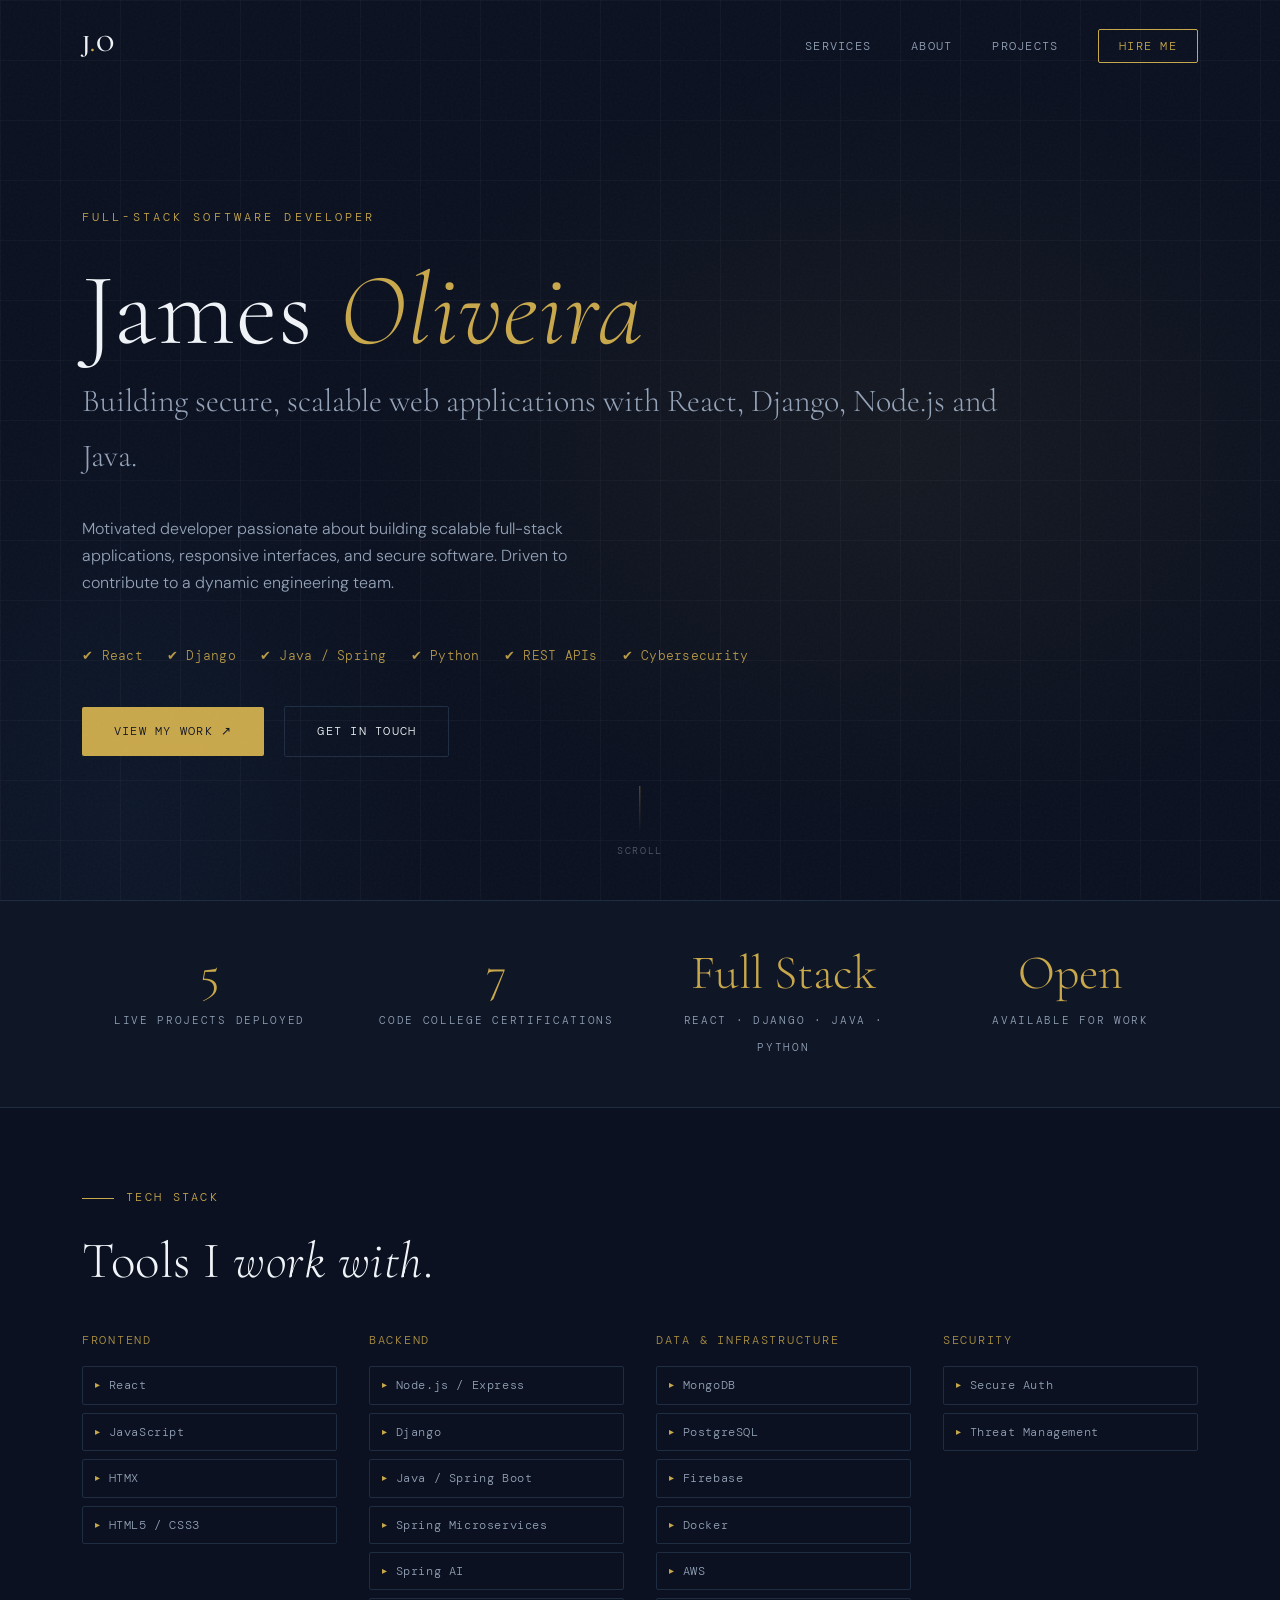
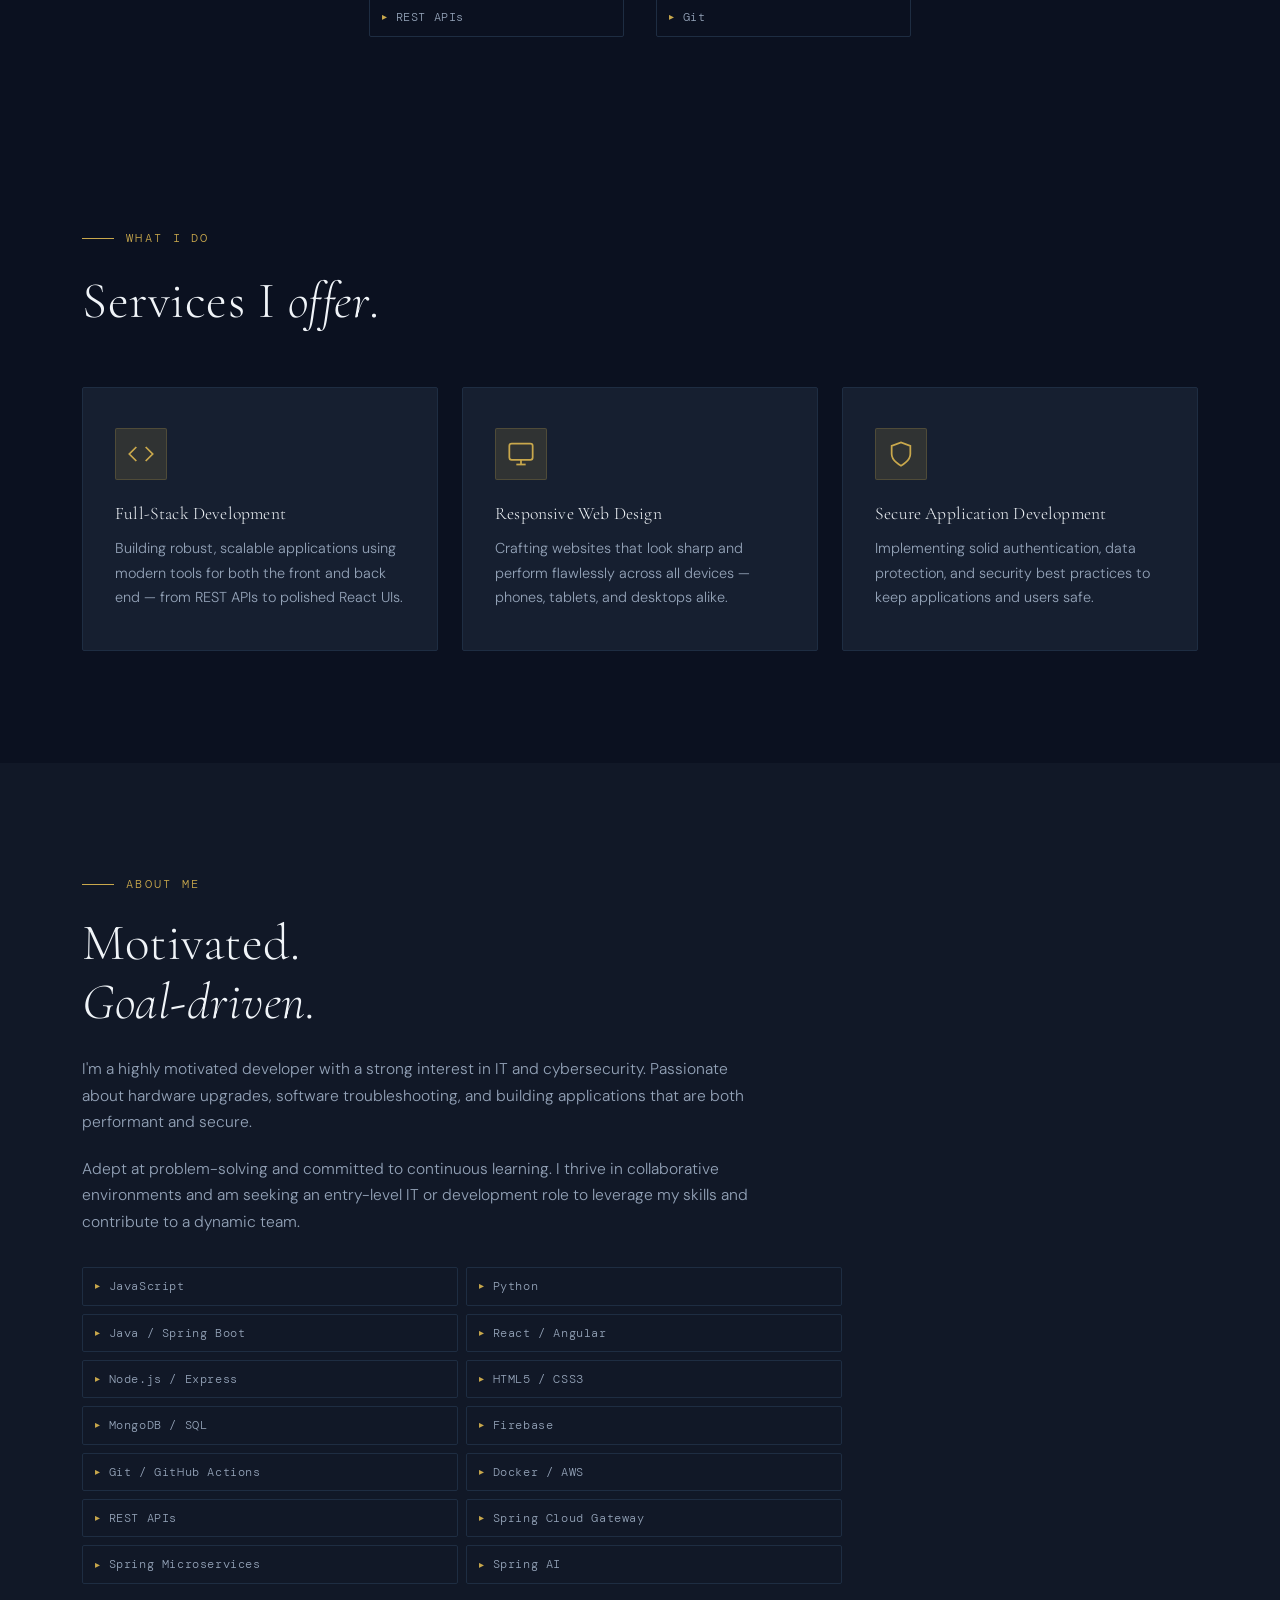
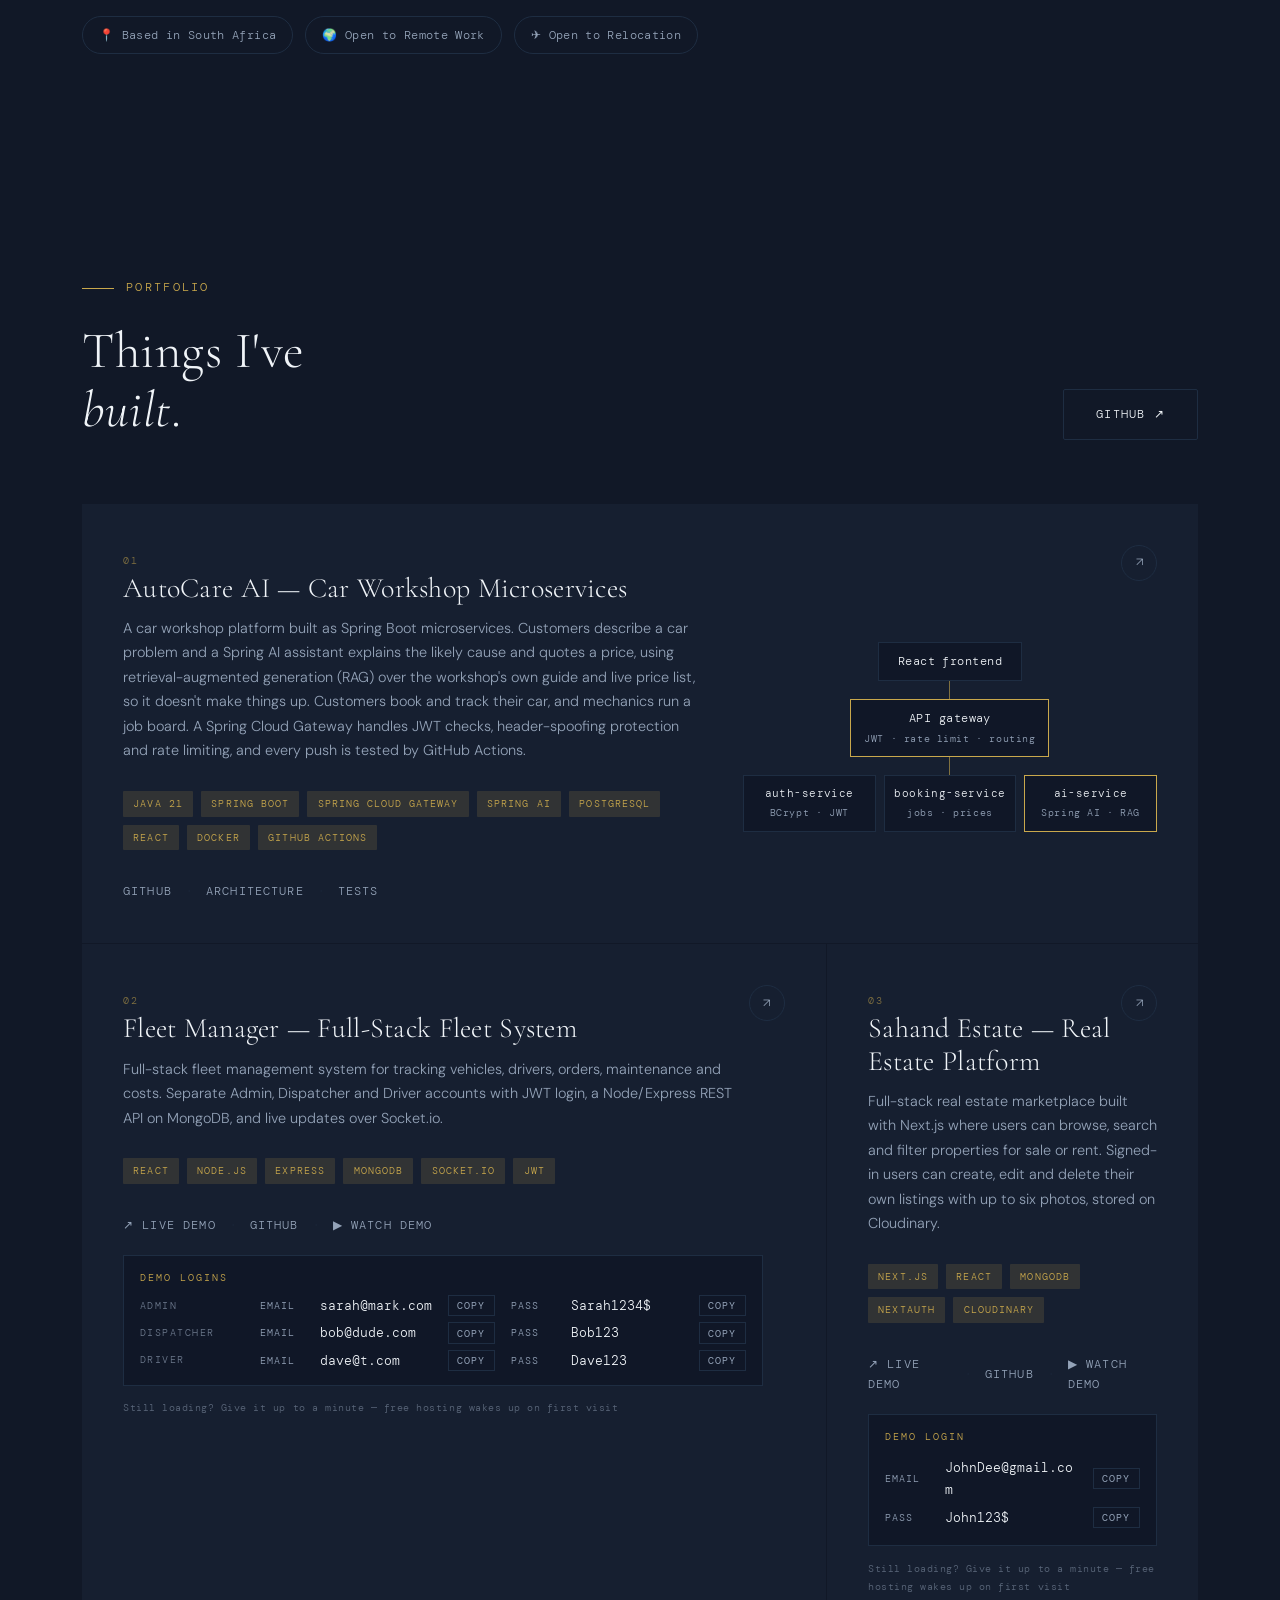
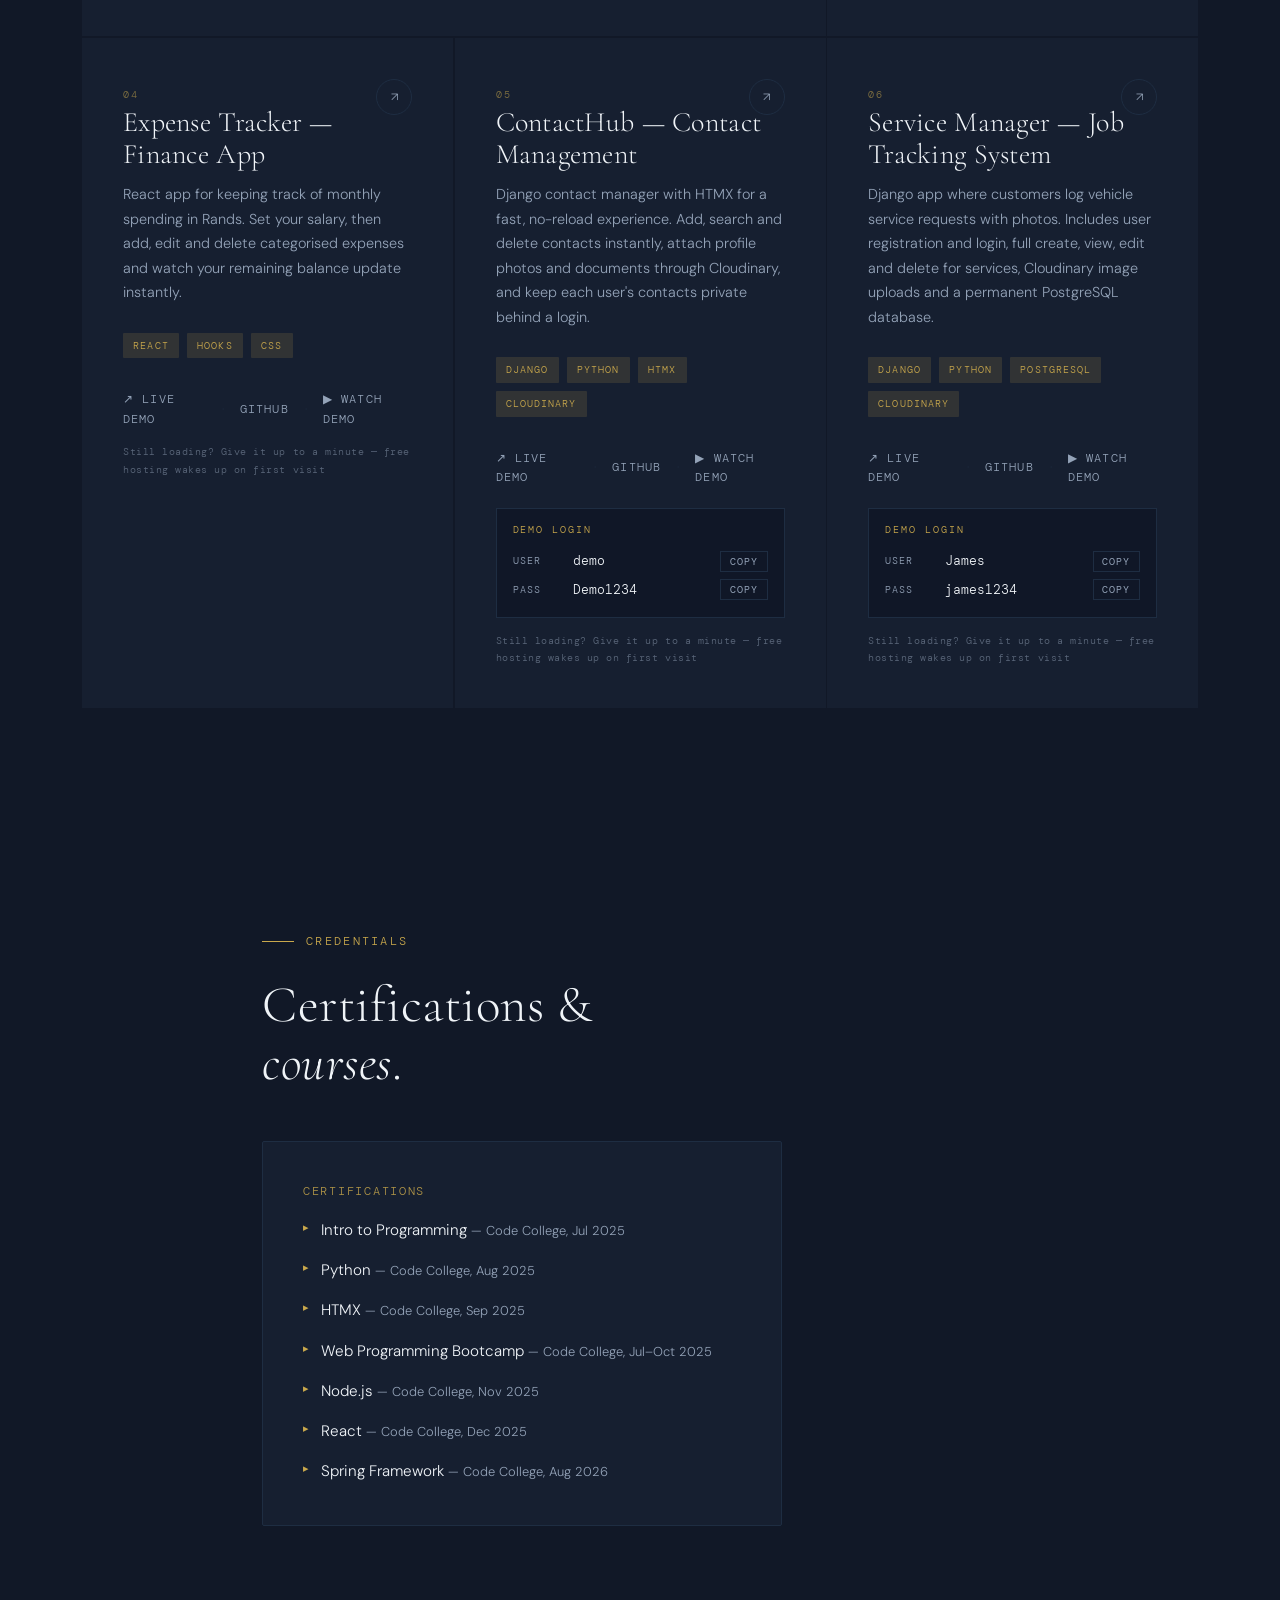
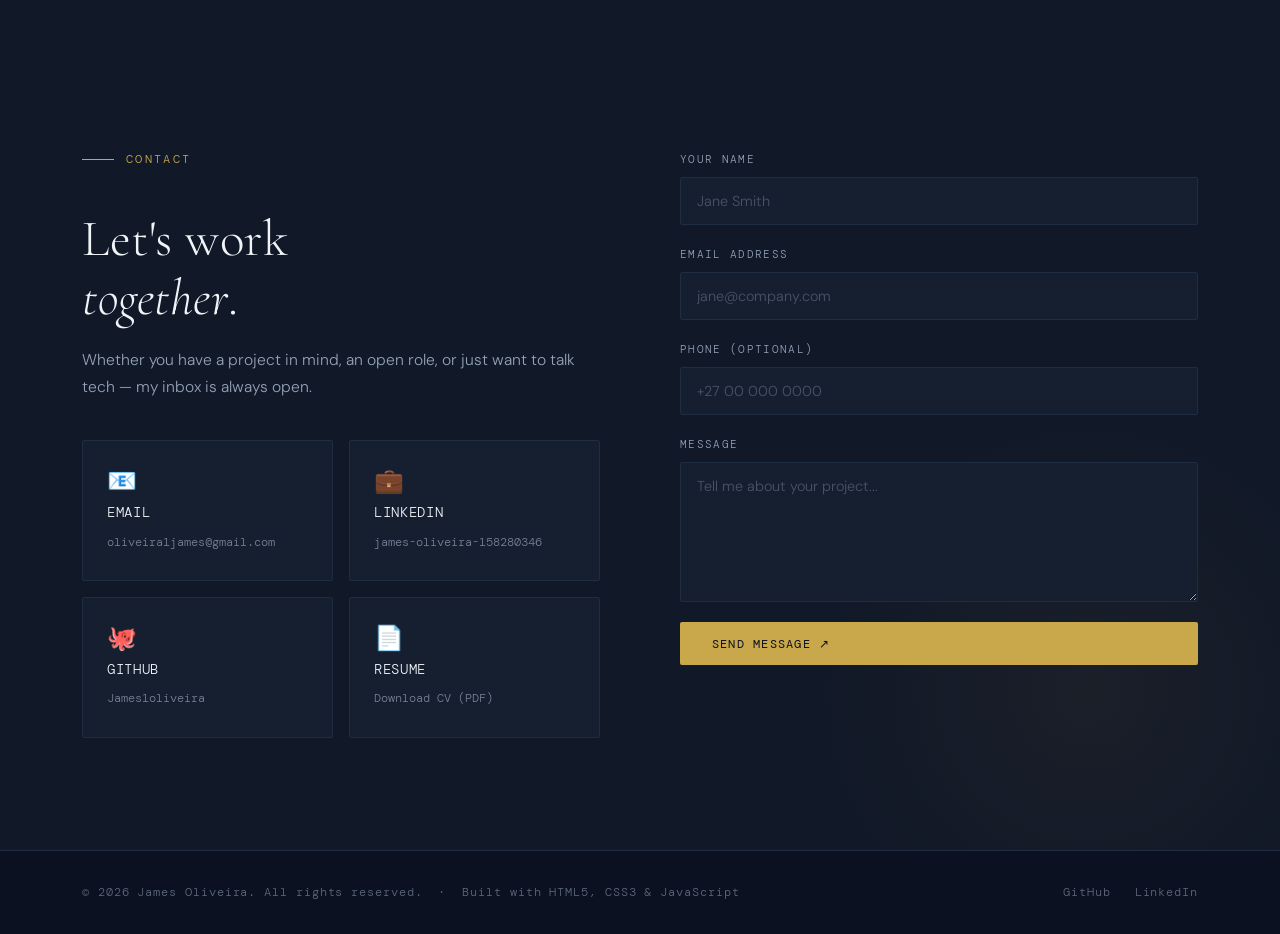
<file: index.html>
<!DOCTYPE html>
<html lang="en">
<head>
  <meta charset="UTF-8" />
  <meta name="viewport" content="width=device-width, initial-scale=1.0" />
  <title>James Oliveira — Software Developer</title>
  <link rel="stylesheet" href="style.css" />
</head>
<body>

  <!-- ══════════════════════════════════
       NAVIGATION
  ══════════════════════════════════ -->
  <nav id="navbar">
    <div class="container">
      <div class="nav-inner">
        <a href="#hero" class="nav-logo">J<span>.</span>O</a>
        <ul class="nav-links">
          <li><a href="#services">Services</a></li>
          <li><a href="#about">About</a></li>
          <li><a href="#projects">Projects</a></li>
          <li><a href="#contact" class="nav-cta">Hire Me</a></li>
        </ul>
      </div>
    </div>
  </nav>

  <!-- ══════════════════════════════════
       HERO
  ══════════════════════════════════ -->
  <section id="hero">
    <div class="hero-bg"></div>
    <div class="hero-grid-lines"></div>
    <div class="container">
      <div class="hero-content">
        <p class="hero-eyebrow">Full-Stack Software Developer</p>
        <h1 class="hero-title">James <em>Oliveira</em></h1>
        <p class="hero-subtitle">Building secure, scalable web applications with React, Django, Node.js and Java.</p>
        <p class="hero-desc">
          Motivated developer passionate about building scalable full-stack
          applications, responsive interfaces, and secure software. Driven to
          contribute to a dynamic engineering team.
        </p>
        <div class="hero-tech-row reveal reveal-delay-1">
          <span class="hero-tech-item">✔ React</span>
          <span class="hero-tech-item">✔ Django</span>
          <span class="hero-tech-item">✔ Java / Spring</span>
          <span class="hero-tech-item">✔ Python</span>
          <span class="hero-tech-item">✔ REST APIs</span>
          <span class="hero-tech-item">✔ Cybersecurity</span>
        </div>
        <div class="hero-actions">
          <a href="#projects" class="btn btn-primary">View My Work ↗</a>
          <a href="#contact" class="btn btn-outline">Get In Touch</a>
        </div>
      </div>
    </div>
    <div class="hero-scroll">
      <div class="scroll-line"></div>
      <span>Scroll</span>
    </div>
  </section>

  <!-- ══════════════════════════════════
       STATS STRIP
  ══════════════════════════════════ -->
  <div class="stats-strip">
    <div class="container">
      <div class="stats-grid">
        <div class="reveal">
          <span class="stat-number">5</span>
          <span class="stat-label">Live Projects Deployed</span>
        </div>
        <div class="reveal reveal-delay-1">
          <span class="stat-number">7</span>
          <span class="stat-label">Code College Certifications</span>
        </div>
        <div class="reveal reveal-delay-2">
          <span class="stat-number">Full&nbsp;Stack</span>
          <span class="stat-label">React · Django · Java · Python</span>
        </div>
        <div class="reveal reveal-delay-3">
          <span class="stat-number">Open</span>
          <span class="stat-label">Available for Work</span>
        </div>
      </div>
    </div>
  </div>

  <!-- ══════════════════════════════════
       TECH STACK
  ══════════════════════════════════ -->
  <section id="stack" style="padding-top: 5rem; padding-bottom: 5rem;">
    <div class="container">
      <p class="section-label reveal">Tech Stack</p>
      <h2 class="reveal reveal-delay-1" style="margin-bottom:2.5rem;">Tools I <em>work with</em>.</h2>
      <div class="stack-groups">
        <div class="stack-group reveal">
          <p class="stack-group-label">Frontend</p>
          <div class="skills-grid">
            <span class="skill-tag">React</span>
            <span class="skill-tag">JavaScript</span>
            <span class="skill-tag">HTMX</span>
            <span class="skill-tag">HTML5 / CSS3</span>
          </div>
        </div>
        <div class="stack-group reveal reveal-delay-1">
          <p class="stack-group-label">Backend</p>
          <div class="skills-grid">
            <span class="skill-tag">Node.js / Express</span>
            <span class="skill-tag">Django</span>
            <span class="skill-tag">Java / Spring Boot</span>
            <span class="skill-tag">Spring Microservices</span>
            <span class="skill-tag">Spring AI</span>
            <span class="skill-tag">REST APIs</span>
          </div>
        </div>
        <div class="stack-group reveal reveal-delay-2">
          <p class="stack-group-label">Data &amp; Infrastructure</p>
          <div class="skills-grid">
            <span class="skill-tag">MongoDB</span>
            <span class="skill-tag">PostgreSQL</span>
            <span class="skill-tag">Firebase</span>
            <span class="skill-tag">Docker</span>
            <span class="skill-tag">AWS</span>
            <span class="skill-tag">Git</span>
          </div>
        </div>
        <div class="stack-group reveal reveal-delay-3">
          <p class="stack-group-label">Security</p>
          <div class="skills-grid">
            <span class="skill-tag">Secure Auth</span>
            <span class="skill-tag">Threat Management</span>
          </div>
        </div>
      </div>
    </div>
  </section>

  <!-- ══════════════════════════════════
       SERVICES
  ══════════════════════════════════ -->
  <section id="services">
    <div class="container">
      <p class="section-label reveal">What I Do</p>
      <h2 class="reveal reveal-delay-1" style="margin-bottom:3.5rem;">Services I <em>offer</em>.</h2>
      <div class="services-grid">

        <div class="service-card reveal">
          <div class="service-icon">
            <svg width="28" height="28" viewBox="0 0 24 24" fill="none" stroke="currentColor" stroke-width="1.5">
              <polyline points="16 18 22 12 16 6"/><polyline points="8 6 2 12 8 18"/>
            </svg>
          </div>
          <h3>Full-Stack Development</h3>
          <p>Building robust, scalable applications using modern tools for both the front and back end — from REST APIs to polished React UIs.</p>
        </div>

        <div class="service-card reveal reveal-delay-1">
          <div class="service-icon">
            <svg width="28" height="28" viewBox="0 0 24 24" fill="none" stroke="currentColor" stroke-width="1.5">
              <rect x="2" y="3" width="20" height="14" rx="2"/><line x1="8" y1="21" x2="16" y2="21"/><line x1="12" y1="17" x2="12" y2="21"/>
            </svg>
          </div>
          <h3>Responsive Web Design</h3>
          <p>Crafting websites that look sharp and perform flawlessly across all devices — phones, tablets, and desktops alike.</p>
        </div>

        <div class="service-card reveal reveal-delay-2">
          <div class="service-icon">
            <svg width="28" height="28" viewBox="0 0 24 24" fill="none" stroke="currentColor" stroke-width="1.5">
              <path d="M12 22s8-4 8-10V5l-8-3-8 3v7c0 6 8 10 8 10z"/>
            </svg>
          </div>
          <h3>Secure Application Development</h3>
          <p>Implementing solid authentication, data protection, and security best practices to keep applications and users safe.</p>
        </div>

      </div>
    </div>
  </section>

  <!-- ══════════════════════════════════
       ABOUT
  ══════════════════════════════════ -->
  <section id="about" style="background: var(--navy-mid);">
    <div class="container">
      <div class="about-grid no-photo">

        <!-- Headshot hidden until a photo is added:
        <div class="about-image-wrap reveal">
          <img src="headshot.jpg" alt="James Oliveira">
          <div class="about-frame"></div>
        </div>
        -->

        <div class="about-text">
          <p class="section-label">About Me</p>
          <h2 class="reveal">Motivated.<br><em>Goal-driven.</em></h2>
          <p class="reveal reveal-delay-1">
            I'm a highly motivated developer with a strong interest in IT and cybersecurity.
            Passionate about hardware upgrades, software troubleshooting, and building
            applications that are both performant and secure.
          </p>
          <p class="reveal reveal-delay-2">
            Adept at problem-solving and committed to continuous learning. I thrive in collaborative
            environments and am seeking an entry-level IT or development role to leverage
            my skills and contribute to a dynamic team.
          </p>

          <div class="skills-grid reveal reveal-delay-3">
            <span class="skill-tag">JavaScript</span>
            <span class="skill-tag">Python</span>
            <span class="skill-tag">Java / Spring Boot</span>
            <span class="skill-tag">React / Angular</span>
            <span class="skill-tag">Node.js / Express</span>
            <span class="skill-tag">HTML5 / CSS3</span>
            <span class="skill-tag">MongoDB / SQL</span>
            <span class="skill-tag">Firebase</span>
            <span class="skill-tag">Git / GitHub Actions</span>
            <span class="skill-tag">Docker / AWS</span>
            <span class="skill-tag">REST APIs</span>
            <span class="skill-tag">Spring Cloud Gateway</span>
            <span class="skill-tag">Spring Microservices</span>
            <span class="skill-tag">Spring AI</span>
          </div>

          <div class="badge-row reveal reveal-delay-3">
            <span class="badge-pill">📍 Based in South Africa</span>
            <span class="badge-pill">🌍 Open to Remote Work</span>
            <span class="badge-pill">✈ Open to Relocation</span>
          </div>
        </div>

      </div>
    </div>
  </section>

  <!-- ══════════════════════════════════
       PROJECTS
  ══════════════════════════════════ -->
  <section id="projects">
    <div class="container">
      <div class="projects-header">
        <div>
          <p class="section-label reveal">Portfolio</p>
          <h2 class="reveal reveal-delay-1">Things I've<br><em>built</em>.</h2>
        </div>
        <a href="https://github.com/James1oliveira" target="_blank" rel="noopener noreferrer" class="btn btn-outline reveal reveal-delay-2">GitHub ↗</a>
      </div>

      <div class="projects-grid">

        <div class="project-card featured full reveal" data-href="https://github.com/James1oliveira/autocare">
          <span class="project-num">01</span>
          <div class="project-arrow">↗</div>
          <div class="project-split">
            <div>
              <h3>AutoCare AI — Car Workshop Microservices</h3>
              <p>A car workshop platform built as Spring Boot microservices. Customers describe a car problem and a Spring AI assistant explains the likely cause and quotes a price, using retrieval-augmented generation (RAG) over the workshop&#39;s own guide and live price list, so it doesn&#39;t make things up. Customers book and track their car, and mechanics run a job board. A Spring Cloud Gateway handles JWT checks, header-spoofing protection and rate limiting, and every push is tested by GitHub Actions.</p>
              <div class="project-tags">
                <span class="project-tag">Java 21</span>
                <span class="project-tag">Spring Boot</span>
                <span class="project-tag">Spring Cloud Gateway</span>
                <span class="project-tag">Spring AI</span>
                <span class="project-tag">PostgreSQL</span>
                <span class="project-tag">React</span>
                <span class="project-tag">Docker</span>
                <span class="project-tag">GitHub Actions</span>
              </div>
              <div class="project-links" style="position:relative;z-index:5;">
                <a href="https://github.com/James1oliveira/autocare" target="_blank" rel="noopener noreferrer" class="project-link">GitHub</a>
                <span class="project-link-divider">·</span>
                <a href="https://github.com/James1oliveira/autocare/blob/main/docs/ARCHITECTURE.md" target="_blank" rel="noopener noreferrer" class="project-link">Architecture</a>
                <span class="project-link-divider">·</span>
                <a href="https://github.com/James1oliveira/autocare/actions" target="_blank" rel="noopener noreferrer" class="project-link">Tests</a>
              </div>
            </div>
            <div class="arch" aria-label="How the services connect">
              <div class="arch-node arch-edge">React frontend</div>
              <div class="arch-line"></div>
              <div class="arch-node arch-gateway">API gateway<small>JWT · rate limit · routing</small></div>
              <div class="arch-line"></div>
              <div class="arch-services">
                <div class="arch-node">auth-service<small>BCrypt · JWT</small></div>
                <div class="arch-node">booking-service<small>jobs · prices</small></div>
                <div class="arch-node arch-ai">ai-service<small>Spring AI · RAG</small></div>
              </div>
            </div>
          </div>
        </div>

        <div class="project-card featured reveal reveal-delay-1" data-href="https://fleetfrontend-9fus.onrender.com">
          <span class="project-num">02</span>
          <div class="project-arrow">↗</div>
          <h3>Fleet Manager — Full-Stack Fleet System</h3>
          <p>Full-stack fleet management system for tracking vehicles, drivers, orders, maintenance and costs. Separate Admin, Dispatcher and Driver accounts with JWT login, a Node/Express REST API on MongoDB, and live updates over Socket.io.</p>
          <div class="project-tags">
            <span class="project-tag">React</span>
            <span class="project-tag">Node.js</span>
            <span class="project-tag">Express</span>
            <span class="project-tag">MongoDB</span>
            <span class="project-tag">Socket.io</span>
            <span class="project-tag">JWT</span>
          </div>
          <div class="project-links" style="position:relative;z-index:5;">
            <a href="https://fleetfrontend-9fus.onrender.com" target="_blank" rel="noopener noreferrer" class="project-link">↗ Live Demo</a>
            <span class="project-link-divider">·</span>
            <a href="https://github.com/James1oliveira/fleetfrontend" target="_blank" rel="noopener noreferrer" class="project-link">GitHub</a>
            <span class="project-link-divider">·</span>
            <a href="https://www.youtube.com/watch?v=J_Q2_ZP9sjQ" target="_blank" rel="noopener noreferrer" class="project-link">▶ Watch Demo</a>
          </div>
          <div class="demo-login demo-login-wide">
            <span class="demo-login-label">Demo logins</span>
            <div class="demo-login-groups">
            <div class="demo-login-group">
              <span class="demo-login-role">Admin</span>
              <div class="demo-login-row"><span class="demo-login-key">Email</span><code>sarah@mark.com</code><button type="button" class="demo-copy" aria-label="Copy admin email">Copy</button></div>
              <div class="demo-login-row"><span class="demo-login-key">Pass</span><code>Sarah1234$</code><button type="button" class="demo-copy" aria-label="Copy admin password">Copy</button></div>
            </div>
            <div class="demo-login-group">
              <span class="demo-login-role">Dispatcher</span>
              <div class="demo-login-row"><span class="demo-login-key">Email</span><code>bob@dude.com</code><button type="button" class="demo-copy" aria-label="Copy dispatcher email">Copy</button></div>
              <div class="demo-login-row"><span class="demo-login-key">Pass</span><code>Bob123</code><button type="button" class="demo-copy" aria-label="Copy dispatcher password">Copy</button></div>
            </div>
            <div class="demo-login-group">
              <span class="demo-login-role">Driver</span>
              <div class="demo-login-row"><span class="demo-login-key">Email</span><code>dave@t.com</code><button type="button" class="demo-copy" aria-label="Copy driver email">Copy</button></div>
              <div class="demo-login-row"><span class="demo-login-key">Pass</span><code>Dave123</code><button type="button" class="demo-copy" aria-label="Copy driver password">Copy</button></div>
            </div>
            </div>
          </div>
          <span class="project-hint">Still loading? Give it up to a minute — free hosting wakes up on first visit</span>
        </div>

        <div class="project-card reveal reveal-delay-1" data-href="https://real-estate-hsno.onrender.com">
          <span class="project-num">03</span>
          <div class="project-arrow">↗</div>
          <h3>Sahand Estate — Real Estate Platform</h3>
          <p>Full-stack real estate marketplace built with Next.js where users can browse, search and filter properties for sale or rent. Signed-in users can create, edit and delete their own listings with up to six photos, stored on Cloudinary.</p>
          <div class="project-tags">
            <span class="project-tag">Next.js</span>
            <span class="project-tag">React</span>
            <span class="project-tag">MongoDB</span>
            <span class="project-tag">NextAuth</span>
            <span class="project-tag">Cloudinary</span>
          </div>
          <div class="project-links" style="position:relative;z-index:5;">
            <a href="https://real-estate-hsno.onrender.com" target="_blank" rel="noopener noreferrer" class="project-link">↗ Live Demo</a>
            <span class="project-link-divider">·</span>
            <a href="https://github.com/James1oliveira/real-estate" target="_blank" rel="noopener noreferrer" class="project-link">GitHub</a>
            <span class="project-link-divider">·</span>
            <a href="https://www.youtube.com/watch?v=_nC6hIKSYkM" target="_blank" rel="noopener noreferrer" class="project-link">▶ Watch Demo</a>
          </div>
          <div class="demo-login">
            <span class="demo-login-label">Demo login</span>
            <div class="demo-login-row"><span class="demo-login-key">Email</span><code>JohnDee@gmail.com</code><button type="button" class="demo-copy" aria-label="Copy email">Copy</button></div>
            <div class="demo-login-row"><span class="demo-login-key">Pass</span><code>John123$</code><button type="button" class="demo-copy" aria-label="Copy password">Copy</button></div>
          </div>
          <span class="project-hint">Still loading? Give it up to a minute — free hosting wakes up on first visit</span>
        </div>

        <div class="project-card reveal reveal-delay-1" data-href="https://expense-tracker-qkkk.onrender.com">
          <span class="project-num">04</span>
          <div class="project-arrow">↗</div>
          <h3>Expense Tracker — Finance App</h3>
          <p>React app for keeping track of monthly spending in Rands. Set your salary, then add, edit and delete categorised expenses and watch your remaining balance update instantly.</p>
          <div class="project-tags">
            <span class="project-tag">React</span>
            <span class="project-tag">Hooks</span>
            <span class="project-tag">CSS</span>
          </div>
          <div class="project-links" style="position:relative;z-index:5;">
            <a href="https://expense-tracker-qkkk.onrender.com" target="_blank" rel="noopener noreferrer" class="project-link">↗ Live Demo</a>
            <span class="project-link-divider">·</span>
            <a href="https://github.com/James1oliveira/expense_tracker" target="_blank" rel="noopener noreferrer" class="project-link">GitHub</a>
            <span class="project-link-divider">·</span>
            <a href="https://www.youtube.com/watch?v=8-w9nI2KdbQ" target="_blank" rel="noopener noreferrer" class="project-link">▶ Watch Demo</a>
          </div>
          <span class="project-hint">Still loading? Give it up to a minute — free hosting wakes up on first visit</span>
        </div>

        <div class="project-card reveal reveal-delay-2" data-href="https://contacthub-vqsi.onrender.com">
          <span class="project-num">05</span>
          <div class="project-arrow">↗</div>
          <h3>ContactHub — Contact Management</h3>
          <p>Django contact manager with HTMX for a fast, no-reload experience. Add, search and delete contacts instantly, attach profile photos and documents through Cloudinary, and keep each user&#39;s contacts private behind a login.</p>
          <div class="project-tags">
            <span class="project-tag">Django</span>
            <span class="project-tag">Python</span>
            <span class="project-tag">HTMX</span>
            <span class="project-tag">Cloudinary</span>
          </div>
          <div class="project-links" style="position:relative;z-index:5;">
            <a href="https://contacthub-vqsi.onrender.com" target="_blank" rel="noopener noreferrer" class="project-link">↗ Live Demo</a>
            <span class="project-link-divider">·</span>
            <a href="https://github.com/James1oliveira/Contacthub" target="_blank" rel="noopener noreferrer" class="project-link">GitHub</a>
            <span class="project-link-divider">·</span>
            <a href="https://www.youtube.com/watch?v=19uMpp8bWXs" target="_blank" rel="noopener noreferrer" class="project-link">▶ Watch Demo</a>
          </div>
          <div class="demo-login">
            <span class="demo-login-label">Demo login</span>
            <div class="demo-login-row"><span class="demo-login-key">User</span><code>demo</code><button type="button" class="demo-copy" aria-label="Copy username">Copy</button></div>
            <div class="demo-login-row"><span class="demo-login-key">Pass</span><code>Demo1234</code><button type="button" class="demo-copy" aria-label="Copy password">Copy</button></div>
          </div>
          <span class="project-hint">Still loading? Give it up to a minute — free hosting wakes up on first visit</span>
        </div>

        <div class="project-card reveal reveal-delay-2" data-href="https://service-manager-project.onrender.com">
          <span class="project-num">06</span>
          <div class="project-arrow">↗</div>
          <h3>Service Manager — Job Tracking System</h3>
          <p>Django app where customers log vehicle service requests with photos. Includes user registration and login, full create, view, edit and delete for services, Cloudinary image uploads and a permanent PostgreSQL database.</p>
          <div class="project-tags">
            <span class="project-tag">Django</span>
            <span class="project-tag">Python</span>
            <span class="project-tag">PostgreSQL</span>
            <span class="project-tag">Cloudinary</span>
          </div>
          <div class="project-links" style="position:relative;z-index:5;">
            <a href="https://service-manager-project.onrender.com" target="_blank" rel="noopener noreferrer" class="project-link">↗ Live Demo</a>
            <span class="project-link-divider">·</span>
            <a href="https://github.com/James1oliveira/Service_manager_Django_project" target="_blank" rel="noopener noreferrer" class="project-link">GitHub</a>
            <span class="project-link-divider">·</span>
            <a href="https://www.youtube.com/watch?v=TnXNgxxYqVY" target="_blank" rel="noopener noreferrer" class="project-link">▶ Watch Demo</a>
          </div>
          <div class="demo-login">
            <span class="demo-login-label">Demo login</span>
            <div class="demo-login-row"><span class="demo-login-key">User</span><code>James</code><button type="button" class="demo-copy" aria-label="Copy username">Copy</button></div>
            <div class="demo-login-row"><span class="demo-login-key">Pass</span><code>james1234</code><button type="button" class="demo-copy" aria-label="Copy password">Copy</button></div>
          </div>
          <span class="project-hint">Still loading? Give it up to a minute — free hosting wakes up on first visit</span>
        </div>

      </div>

    </div>
  </section>

  <!-- ══════════════════════════════════
       CERTIFICATIONS & EDUCATION
  ══════════════════════════════════ -->
  <section id="credentials" style="background: var(--navy-mid);">
    <div class="container" style="max-width: 820px;">
      <p class="section-label reveal">Credentials</p>
      <h2 class="reveal reveal-delay-1" style="margin-bottom:3rem;">Certifications &amp;<br><em>courses</em>.</h2>

      <div class="credentials-grid single">
        <div class="credential-card reveal">
          <p class="stack-group-label">Certifications</p>
          <ul class="credential-list">
            <li>Intro to Programming <span class="credential-status">— Code College, Jul 2025</span></li>
            <li>Python <span class="credential-status">— Code College, Aug 2025</span></li>
            <li>HTMX <span class="credential-status">— Code College, Sep 2025</span></li>
            <li>Web Programming Bootcamp <span class="credential-status">— Code College, Jul–Oct 2025</span></li>
            <li>Node.js <span class="credential-status">— Code College, Nov 2025</span></li>
            <li>React <span class="credential-status">— Code College, Dec 2025</span></li>
            <li>Spring Framework <span class="credential-status">— Code College, Aug 2026</span></li>
          </ul>
        </div>
        <!-- Education hidden until details are added:
        <div class="credential-card reveal reveal-delay-1">
          <p class="stack-group-label">Education</p>
          <ul class="credential-list">
            <li>Qualification <span class="credential-status">— Institution, Year</span></li>
          </ul>
        </div>
        -->
      </div>
    </div>
  </section>

  <!-- ══════════════════════════════════
       CONTACT
  ══════════════════════════════════ -->
  <section id="contact">
    <div class="container">
      <div class="contact-grid">

        <div class="contact-left">
          <p class="section-label reveal">Contact</p>
          <h2 class="reveal reveal-delay-1">Let's work<br><em>together</em>.</h2>
          <p class="reveal reveal-delay-2">Whether you have a project in mind, an open role, or just want to talk tech — my inbox is always open.</p>

          <div class="contact-cards reveal reveal-delay-3">
            <a href="mailto:oliveira1james@gmail.com" class="contact-card">
              <span class="contact-card-icon">📧</span>
              <span class="contact-card-label">Email</span>
              <span class="contact-card-sub">oliveira1james@gmail.com</span>
            </a>
            <a href="https://www.linkedin.com/in/james-oliveira-158280346/" target="_blank" rel="noopener noreferrer" class="contact-card">
              <span class="contact-card-icon">💼</span>
              <span class="contact-card-label">LinkedIn</span>
              <span class="contact-card-sub">james-oliveira-158280346</span>
            </a>
            <a href="https://github.com/James1oliveira" target="_blank" rel="noopener noreferrer" class="contact-card">
              <span class="contact-card-icon">🐙</span>
              <span class="contact-card-label">GitHub</span>
              <span class="contact-card-sub">James1oliveira</span>
            </a>
            <a href="James-Oliveira-CV.pdf" download class="contact-card">
              <span class="contact-card-icon">📄</span>
              <span class="contact-card-label">Resume</span>
              <span class="contact-card-sub">Download CV (PDF)</span>
            </a>
          </div>
        </div>

        <!-- 
          Formspree endpoint is live (oliveira1james@gmail.com).
          Formspree sends a one-time confirmation email on the first real submission —
          click that link to fully activate the form.
        -->
        <form id="contact-form" class="contact-form reveal reveal-delay-2" action="https://formspree.io/f/xnjebqdp" method="POST">
          <div class="form-group">
            <label for="cname">Your Name</label>
            <input type="text" id="cname" name="name" placeholder="Jane Smith" required />
          </div>
          <div class="form-group">
            <label for="cemail">Email Address</label>
            <input type="email" id="cemail" name="email" placeholder="jane@company.com" required />
          </div>
          <div class="form-group">
            <label for="cphone">Phone (optional)</label>
            <input type="tel" id="cphone" name="phone" placeholder="+27 00 000 0000" />
          </div>
          <div class="form-group">
            <label for="cmessage">Message</label>
            <textarea id="cmessage" name="message" placeholder="Tell me about your project..." required></textarea>
          </div>
          <!-- honeypot field to catch spam bots; keep this hidden from real users -->
          <input type="text" name="_gotcha" style="display:none" tabindex="-1" autocomplete="off" />
          <button type="submit" class="btn btn-primary" id="contact-submit-btn">Send Message ↗</button>
          <p id="contact-form-error" style="display:none; color:#e07856; font-family:var(--font-mono); font-size:0.78rem; margin-top:0.5rem;">
            Something went wrong — please email me directly instead.
          </p>
        </form>

      </div>
    </div>
  </section>

  <!-- ══════════════════════════════════
       FOOTER
  ══════════════════════════════════ -->
  <footer>
    <div class="container">
      <div class="footer-inner">
        <span class="footer-copy">© 2026 James Oliveira. All rights reserved. &nbsp;·&nbsp; Built with HTML5, CSS3 &amp; JavaScript</span>
        <div style="display:flex;gap:1.5rem;">
          <a href="https://github.com/James1oliveira" target="_blank" rel="noopener noreferrer" style="font-family:var(--font-mono);font-size:0.72rem;letter-spacing:0.08em;color:var(--slate);opacity:0.6;text-decoration:none;transition:color 0.3s;" onmouseover="this.style.color='var(--gold)';this.style.opacity='1'" onmouseout="this.style.color='var(--slate)';this.style.opacity='0.6'">GitHub</a>
          <a href="https://www.linkedin.com/in/james-oliveira-158280346/" target="_blank" rel="noopener noreferrer" style="font-family:var(--font-mono);font-size:0.72rem;letter-spacing:0.08em;color:var(--slate);opacity:0.6;text-decoration:none;transition:color 0.3s;" onmouseover="this.style.color='var(--gold)';this.style.opacity='1'" onmouseout="this.style.color='var(--slate)';this.style.opacity='0.6'">LinkedIn</a>
        </div>
      </div>
    </div>
  </footer>

  <script>
    const navbar = document.getElementById('navbar');
    window.addEventListener('scroll', () => {
      navbar.classList.toggle('scrolled', window.scrollY > 60);
    });

    // Wake up the free Render apps as soon as someone opens the portfolio,
    // so they are already running by the time a visitor clicks a project.
    [
      'https://real-estate-hsno.onrender.com',
      'https://fleetfrontend-9fus.onrender.com',
      'https://fleetbackend-kudi.onrender.com',
      'https://expense-tracker-qkkk.onrender.com',
      'https://contacthub-vqsi.onrender.com',
      'https://service-manager-project.onrender.com'
    ].forEach(url => fetch(url, { mode: 'no-cors', cache: 'no-store' }).catch(() => {}));

    // Make entire project cards clickable (opens the live demo),
    // while still letting the individual links/text selection work normally.
    document.querySelectorAll('.project-card[data-href]').forEach(card => {
      card.addEventListener('click', (e) => {
        if (e.target.closest('a') || e.target.closest('.project-links') || e.target.closest('.demo-login')) return; // let real links behave normally
        window.open(card.dataset.href, '_blank', 'noopener,noreferrer');
      });
    });

    // Copy buttons for the demo logins
    document.querySelectorAll('.demo-copy').forEach(btn => {
      btn.addEventListener('click', async () => {
        const text = btn.previousElementSibling.textContent;
        try { await navigator.clipboard.writeText(text); }
        catch {
          const t = document.createElement('textarea');
          t.value = text; document.body.appendChild(t); t.select();
          document.execCommand('copy'); t.remove();
        }
        btn.textContent = 'Copied';
        setTimeout(() => { btn.textContent = 'Copy'; }, 1500);
      });
    });

    const reveals = document.querySelectorAll('.reveal');
    const observer = new IntersectionObserver((entries) => {
      entries.forEach(e => {
        if (e.isIntersecting) { e.target.classList.add('visible'); observer.unobserve(e.target); }
      });
    }, { threshold: 0.08, rootMargin: '0px 0px -50px 0px' });
    reveals.forEach(el => observer.observe(el));

    const contactForm = document.getElementById('contact-form');
    const submitBtn = document.getElementById('contact-submit-btn');
    const errorMsg = document.getElementById('contact-form-error');

    contactForm.addEventListener('submit', async (event) => {
      event.preventDefault();
      errorMsg.style.display = 'none';
      submitBtn.textContent = 'Sending...';
      submitBtn.style.pointerEvents = 'none';

      try {
        const response = await fetch(contactForm.action, {
          method: 'POST',
          body: new FormData(contactForm),
          headers: { 'Accept': 'application/json' }
        });

        if (response.ok) {
          submitBtn.textContent = 'Message Sent ✓';
          submitBtn.style.background = '#198754';
          contactForm.reset();
        } else {
          throw new Error('Form submission failed');
        }
      } catch (err) {
        submitBtn.textContent = 'Send Message ↗';
        submitBtn.style.pointerEvents = '';
        errorMsg.style.display = 'block';
        return;
      }

      setTimeout(() => {
        submitBtn.textContent = 'Send Message ↗';
        submitBtn.style.background = '';
        submitBtn.style.pointerEvents = '';
      }, 4000);
    });
  </script>

</body>
</html>
</file>
<file: style.css>
/* ============================================
   PORTFOLIO — Elegant & Professional
   Developer / Engineer Edition
   ============================================ */

@import url('https://fonts.googleapis.com/css2?family=Cormorant+Garamond:ital,wght@0,300;0,400;0,600;1,300&family=DM+Mono:wght@300;400;500&family=DM+Sans:wght@300;400;500&display=swap');

/* ── CSS Variables ── */
:root {
  --navy:       #0b1120;
  --navy-mid:   #111827;
  --navy-card:  #161f30;
  --navy-border:#1e2d42;
  --gold:       #c9a84c;
  --gold-light: #e0c068;
  --gold-dim:   rgba(201,168,76,0.15);
  --slate:      #94a3b8;
  --white:      #f0f4f8;
  --white-dim:  rgba(240,244,248,0.07);

  --font-display: 'Cormorant Garamond', Georgia, serif;
  --font-mono:    'DM Mono', monospace;
  --font-body:    'DM Sans', sans-serif;

  --ease-out: cubic-bezier(0.16, 1, 0.3, 1);
  --transition: 0.35s var(--ease-out);
}

/* ── Reset & Base ── */
*, *::before, *::after { box-sizing: border-box; margin: 0; padding: 0; }

html { scroll-behavior: smooth; }

body {
  background-color: var(--navy);
  color: var(--white);
  font-family: var(--font-body);
  font-weight: 300;
  font-size: 1rem;
  line-height: 1.7;
  overflow-x: hidden;
  -webkit-font-smoothing: antialiased;
}

/* ── Grain Overlay ── */
body::before {
  content: '';
  position: fixed;
  inset: 0;
  background-image: url("data:image/svg+xml,%3Csvg viewBox='0 0 512 512' xmlns='http://www.w3.org/2000/svg'%3E%3Cfilter id='n'%3E%3CfeTurbulence type='fractalNoise' baseFrequency='0.75' numOctaves='4' stitchTiles='stitch'/%3E%3C/filter%3E%3Crect width='100%25' height='100%25' filter='url(%23n)' opacity='1'/%3E%3C/svg%3E");
  opacity: 0.03;
  pointer-events: none;
  z-index: 9999;
}

/* ── Scrollbar ── */
::-webkit-scrollbar { width: 6px; }
::-webkit-scrollbar-track { background: var(--navy); }
::-webkit-scrollbar-thumb { background: var(--navy-border); border-radius: 3px; }
::-webkit-scrollbar-thumb:hover { background: var(--gold); }

/* ── Typography ── */
h1, h2, h3, h4 {
  font-family: var(--font-display);
  font-weight: 300;
  line-height: 1.15;
  letter-spacing: 0.01em;
}

h1 { font-size: clamp(3rem, 8vw, 6.5rem); }
h2 { font-size: clamp(2rem, 4vw, 3.5rem); }
h3 { font-size: clamp(1.25rem, 2.5vw, 1.75rem); }

p { color: var(--slate); font-size: 0.975rem; max-width: 62ch; }

a { color: inherit; text-decoration: none; }

.mono { font-family: var(--font-mono); font-size: 0.8rem; letter-spacing: 0.08em; }
.gold { color: var(--gold); }
.section-label {
  font-family: var(--font-mono);
  font-size: 0.72rem;
  letter-spacing: 0.2em;
  text-transform: uppercase;
  color: var(--gold);
  display: flex;
  align-items: center;
  gap: 0.75rem;
  margin-bottom: 1.5rem;
}
.section-label::before {
  content: '';
  display: inline-block;
  width: 2rem;
  height: 1px;
  background: var(--gold);
}

/* ── Layout ── */
.container {
  width: 100%;
  max-width: 1180px;
  margin: 0 auto;
  padding: 0 2rem;
}

section { padding: 7rem 0; }

/* ── Navigation ── */
nav {
  position: fixed;
  top: 0;
  left: 0;
  right: 0;
  z-index: 100;
  padding: 1.5rem 0;
  transition: var(--transition);
}

nav.scrolled {
  background: rgba(11,17,32,0.92);
  backdrop-filter: blur(16px);
  padding: 1rem 0;
  border-bottom: 1px solid var(--navy-border);
}

.nav-inner {
  display: flex;
  align-items: center;
  justify-content: space-between;
}

.nav-logo {
  font-family: var(--font-display);
  font-size: 1.5rem;
  font-weight: 600;
  color: var(--white);
  letter-spacing: 0.02em;
}

.nav-logo span { color: var(--gold); }

.nav-links {
  display: flex;
  align-items: center;
  gap: 2.5rem;
  list-style: none;
}

.nav-links a {
  font-family: var(--font-mono);
  font-size: 0.78rem;
  letter-spacing: 0.1em;
  text-transform: uppercase;
  color: var(--slate);
  transition: color var(--transition);
  position: relative;
}

.nav-links a::after {
  content: '';
  position: absolute;
  bottom: -4px;
  left: 0;
  width: 0;
  height: 1px;
  background: var(--gold);
  transition: width var(--transition);
}

.nav-links a:hover { color: var(--white); }
.nav-links a:hover::after { width: 100%; }

.nav-cta {
  font-family: var(--font-mono);
  font-size: 0.75rem;
  letter-spacing: 0.1em;
  text-transform: uppercase;
  color: var(--gold) !important;
  border: 1px solid var(--gold);
  padding: 0.5rem 1.25rem;
  border-radius: 2px;
  transition: background var(--transition), color var(--transition) !important;
}

.nav-cta:hover {
  background: var(--gold) !important;
  color: var(--navy) !important;
}

.nav-cta::after { display: none !important; }

/* ── Hero ── */
#hero {
  min-height: 100vh;
  display: flex;
  align-items: center;
  position: relative;
  overflow: hidden;
  padding: 10rem 0 6rem;
}

.hero-bg {
  position: absolute;
  inset: 0;
  background:
    radial-gradient(ellipse 60% 60% at 70% 50%, rgba(201,168,76,0.06) 0%, transparent 70%),
    radial-gradient(ellipse 40% 80% at 10% 90%, rgba(46,109,164,0.08) 0%, transparent 60%);
  pointer-events: none;
}

.hero-grid-lines {
  position: absolute;
  inset: 0;
  background-image:
    linear-gradient(rgba(240,244,248,0.03) 1px, transparent 1px),
    linear-gradient(90deg, rgba(240,244,248,0.03) 1px, transparent 1px);
  background-size: 60px 60px;
  pointer-events: none;
}

.hero-content { position: relative; z-index: 1; }

.hero-eyebrow {
  font-family: var(--font-mono);
  font-size: 0.78rem;
  letter-spacing: 0.25em;
  text-transform: uppercase;
  color: var(--gold);
  margin-bottom: 1.5rem;
  opacity: 0;
  animation: fadeUp 0.8s var(--ease-out) 0.2s forwards;
}

.hero-title {
  opacity: 0;
  animation: fadeUp 0.9s var(--ease-out) 0.35s forwards;
  margin-bottom: 0.25rem;
}

.hero-title em {
  font-style: italic;
  color: var(--gold);
}

.hero-subtitle {
  font-family: var(--font-display);
  font-size: clamp(1.25rem, 2.5vw, 2rem);
  font-weight: 300;
  color: var(--slate);
  margin-bottom: 2rem;
  opacity: 0;
  animation: fadeUp 0.9s var(--ease-out) 0.5s forwards;
}

.hero-desc {
  font-size: 1rem;
  color: var(--slate);
  max-width: 50ch;
  margin-bottom: 3rem;
  opacity: 0;
  animation: fadeUp 0.9s var(--ease-out) 0.65s forwards;
}

.hero-actions {
  display: flex;
  gap: 1.25rem;
  align-items: center;
  flex-wrap: wrap;
  opacity: 0;
  animation: fadeUp 0.9s var(--ease-out) 0.8s forwards;
}

.hero-scroll {
  position: absolute;
  bottom: 2.5rem;
  left: 50%;
  transform: translateX(-50%);
  display: flex;
  flex-direction: column;
  align-items: center;
  gap: 0.5rem;
  font-family: var(--font-mono);
  font-size: 0.65rem;
  letter-spacing: 0.15em;
  text-transform: uppercase;
  color: var(--slate);
  opacity: 0.5;
  animation: fadeIn 1s ease 1.5s forwards;
}

.scroll-line {
  width: 1px;
  height: 48px;
  background: linear-gradient(to bottom, var(--gold), transparent);
  animation: scrollPulse 2s ease-in-out infinite;
}

/* ── Buttons ── */
.btn {
  display: inline-flex;
  align-items: center;
  gap: 0.6rem;
  font-family: var(--font-mono);
  font-size: 0.78rem;
  letter-spacing: 0.1em;
  text-transform: uppercase;
  padding: 0.85rem 2rem;
  border-radius: 2px;
  border: none;
  cursor: pointer;
  transition: var(--transition);
  text-decoration: none;
}

.btn-primary {
  background: var(--gold);
  color: var(--navy);
}

.btn-primary:hover {
  background: var(--gold-light);
  transform: translateY(-2px);
  box-shadow: 0 12px 32px rgba(201,168,76,0.25);
}

.btn-outline {
  background: transparent;
  color: var(--white);
  border: 1px solid var(--navy-border);
}

.btn-outline:hover {
  border-color: var(--gold);
  color: var(--gold);
  transform: translateY(-2px);
}

/* ── Stats Strip ── */
.stats-strip {
  border-top: 1px solid var(--navy-border);
  border-bottom: 1px solid var(--navy-border);
  padding: 3rem 0;
  background: rgba(22,31,48,0.4);
}

.stats-grid {
  display: grid;
  grid-template-columns: repeat(4, 1fr);
  gap: 2rem;
  text-align: center;
}

.stat-number {
  font-family: var(--font-display);
  font-size: clamp(2rem, 4vw, 3rem);
  font-weight: 300;
  color: var(--gold);
  display: block;
  line-height: 1;
  margin-bottom: 0.5rem;
}

.stat-label {
  font-family: var(--font-mono);
  font-size: 0.7rem;
  letter-spacing: 0.15em;
  text-transform: uppercase;
  color: var(--slate);
}

/* ── About ── */
.about-grid {
  display: grid;
  grid-template-columns: 1fr 1fr;
  gap: 5rem;
  align-items: center;
}

.about-image-wrap {
  position: relative;
}

.about-image {
  width: 100%;
  aspect-ratio: 3/4;
  object-fit: cover;
  border-radius: 2px;
  filter: grayscale(20%);
}

.about-image-placeholder {
  width: 100%;
  aspect-ratio: 3/4;
  background: var(--navy-card);
  border: 1px solid var(--navy-border);
  border-radius: 2px;
  display: flex;
  align-items: center;
  justify-content: center;
  color: var(--slate);
  font-family: var(--font-mono);
  font-size: 0.75rem;
  letter-spacing: 0.1em;
}

.about-frame {
  position: absolute;
  inset: -12px;
  border: 1px solid var(--gold-dim);
  border-radius: 2px;
  pointer-events: none;
  z-index: -1;
}

.about-text h2 { margin-bottom: 1.5rem; }
.about-text p { margin-bottom: 1.25rem; }

.skills-grid {
  display: grid;
  grid-template-columns: repeat(2, 1fr);
  gap: 0.5rem;
  margin-top: 2rem;
}

.skill-tag {
  font-family: var(--font-mono);
  font-size: 0.75rem;
  letter-spacing: 0.05em;
  color: var(--slate);
  padding: 0.5rem 0.75rem;
  border: 1px solid var(--navy-border);
  border-radius: 2px;
  transition: var(--transition);
  display: flex;
  align-items: center;
  gap: 0.5rem;
}

.skill-tag::before {
  content: '▸';
  color: var(--gold);
  font-size: 0.6rem;
}

.skill-tag:hover {
  border-color: var(--gold-dim);
  color: var(--white);
  background: var(--gold-dim);
}

/* ── Projects ── */
#projects { background: var(--navy-mid); }

.projects-header {
  display: flex;
  align-items: flex-end;
  justify-content: space-between;
  margin-bottom: 4rem;
  gap: 2rem;
}

.projects-grid {
  display: grid;
  grid-template-columns: repeat(3, 1fr);
  gap: 1.5px;
}

.project-card {
  background: var(--navy-card);
  padding: 2.5rem;
  position: relative;
  overflow: hidden;
  transition: var(--transition);
  cursor: pointer;
  border: 1px solid transparent;
}

.project-card::before {
  content: '';
  position: absolute;
  inset: 0;
  background: linear-gradient(135deg, var(--gold-dim), transparent);
  opacity: 0;
  transition: opacity var(--transition);
}

.project-card:hover {
  border-color: var(--navy-border);
  transform: translateY(-4px);
  box-shadow: 0 24px 64px rgba(0,0,0,0.4);
}

.project-card:hover::before { opacity: 1; }

.project-card.featured {
  grid-column: span 2;
}

.project-num {
  font-family: var(--font-mono);
  font-size: 0.65rem;
  letter-spacing: 0.2em;
  color: var(--gold);
  opacity: 0.6;
  margin-bottom: 1.5rem;
}

.project-card h3 {
  margin-bottom: 0.75rem;
  transition: color var(--transition);
}

.project-card:hover h3 { color: var(--gold); }

.project-card p {
  font-size: 0.9rem;
  margin-bottom: 1.75rem;
}

.project-tags {
  display: flex;
  flex-wrap: wrap;
  gap: 0.5rem;
  margin-bottom: 2rem;
}

.project-tag {
  font-family: var(--font-mono);
  font-size: 0.65rem;
  letter-spacing: 0.1em;
  text-transform: uppercase;
  color: var(--gold);
  background: var(--gold-dim);
  padding: 0.25rem 0.65rem;
  border-radius: 1px;
}

.project-links {
  display: flex;
  gap: 1rem;
  align-items: center;
}

.project-link {
  font-family: var(--font-mono);
  font-size: 0.72rem;
  letter-spacing: 0.1em;
  text-transform: uppercase;
  color: var(--slate);
  display: flex;
  align-items: center;
  gap: 0.4rem;
  transition: color var(--transition);
}

.project-link:hover { color: var(--gold); }

.project-link-divider {
  color: var(--navy-border);
  font-size: 0.72rem;
}

.project-hint {
  display: block;
  font-family: var(--font-mono);
  font-size: 0.65rem;
  letter-spacing: 0.05em;
  color: var(--slate);
  opacity: 0.55;
  margin-top: 0.85rem;
}

.project-arrow {
  position: absolute;
  top: 2.5rem;
  right: 2.5rem;
  width: 36px;
  height: 36px;
  border: 1px solid var(--navy-border);
  border-radius: 50%;
  display: flex;
  align-items: center;
  justify-content: center;
  font-size: 0.75rem;
  color: var(--slate);
  transition: var(--transition);
}

.project-card:hover .project-arrow {
  background: var(--gold);
  border-color: var(--gold);
  color: var(--navy);
  transform: rotate(45deg);
}

/* ── Experience ── */
.timeline {
  position: relative;
  padding-left: 2rem;
}

.timeline::before {
  content: '';
  position: absolute;
  left: 0;
  top: 0.5rem;
  bottom: 0;
  width: 1px;
  background: linear-gradient(to bottom, var(--gold), transparent);
}

.timeline-item {
  position: relative;
  padding-bottom: 3rem;
}

.timeline-item::before {
  content: '';
  position: absolute;
  left: -2.4rem;
  top: 0.45rem;
  width: 8px;
  height: 8px;
  background: var(--gold);
  border-radius: 50%;
  box-shadow: 0 0 0 4px var(--navy), 0 0 0 5px var(--gold-dim);
}

.timeline-period {
  font-family: var(--font-mono);
  font-size: 0.7rem;
  letter-spacing: 0.1em;
  color: var(--gold);
  margin-bottom: 0.4rem;
}

.timeline-role {
  font-family: var(--font-display);
  font-size: 1.4rem;
  font-weight: 400;
  margin-bottom: 0.2rem;
}

.timeline-company {
  font-size: 0.875rem;
  color: var(--slate);
  margin-bottom: 0.75rem;
}

.timeline-desc {
  font-size: 0.9rem;
  max-width: 60ch;
}

/* ── Contact ── */
#contact {
  background: var(--navy-mid);
  position: relative;
  overflow: hidden;
}

#contact::before {
  content: '';
  position: absolute;
  bottom: -20%;
  right: -10%;
  width: 50vw;
  height: 50vw;
  background: radial-gradient(circle, rgba(201,168,76,0.05), transparent 60%);
  pointer-events: none;
}

.contact-grid {
  display: grid;
  grid-template-columns: 1fr 1fr;
  gap: 5rem;
  align-items: start;
}

.contact-left h2 { margin-bottom: 1.25rem; }
.contact-left p { margin-bottom: 2.5rem; }

.contact-socials {
  display: flex;
  flex-direction: column;
  gap: 0.75rem;
}

.contact-social-link {
  display: flex;
  align-items: center;
  gap: 1rem;
  font-family: var(--font-mono);
  font-size: 0.78rem;
  letter-spacing: 0.08em;
  color: var(--slate);
  padding: 0.75rem 0;
  border-bottom: 1px solid var(--navy-border);
  transition: color var(--transition);
}

.contact-social-link:hover { color: var(--gold); }

.contact-social-icon {
  width: 36px;
  height: 36px;
  border: 1px solid var(--navy-border);
  border-radius: 2px;
  display: flex;
  align-items: center;
  justify-content: center;
  font-size: 0.85rem;
  transition: var(--transition);
}

.contact-social-link:hover .contact-social-icon {
  border-color: var(--gold);
  background: var(--gold-dim);
  color: var(--gold);
}

/* ── Form ── */
.contact-form { display: flex; flex-direction: column; gap: 1.25rem; }

.form-group { display: flex; flex-direction: column; gap: 0.5rem; }

.form-group label {
  font-family: var(--font-mono);
  font-size: 0.7rem;
  letter-spacing: 0.12em;
  text-transform: uppercase;
  color: var(--slate);
}

.form-group input,
.form-group textarea {
  background: var(--navy-card);
  border: 1px solid var(--navy-border);
  border-radius: 2px;
  padding: 0.875rem 1rem;
  color: var(--white);
  font-family: var(--font-body);
  font-size: 0.9rem;
  font-weight: 300;
  transition: border-color var(--transition);
  outline: none;
  resize: vertical;
}

.form-group input:focus,
.form-group textarea:focus {
  border-color: var(--gold);
  box-shadow: 0 0 0 3px var(--gold-dim);
}

.form-group input::placeholder,
.form-group textarea::placeholder { color: rgba(148,163,184,0.4); }

textarea { min-height: 140px; }

/* ── Footer ── */
footer {
  padding: 2rem 0;
  border-top: 1px solid var(--navy-border);
}

.footer-inner {
  display: flex;
  align-items: center;
  justify-content: space-between;
  gap: 1rem;
  flex-wrap: wrap;
}

.footer-copy {
  font-family: var(--font-mono);
  font-size: 0.72rem;
  letter-spacing: 0.08em;
  color: var(--slate);
  opacity: 0.6;
}

/* ── Reveal Animations ── */
.reveal {
  opacity: 0;
  transform: translateY(24px);
  transition: opacity 0.8s var(--ease-out), transform 0.8s var(--ease-out);
}

.reveal.visible {
  opacity: 1;
  transform: translateY(0);
}

.reveal-delay-1 { transition-delay: 0.1s; }
.reveal-delay-2 { transition-delay: 0.2s; }
.reveal-delay-3 { transition-delay: 0.3s; }
.reveal-delay-4 { transition-delay: 0.4s; }

@keyframes fadeUp {
  from { opacity: 0; transform: translateY(20px); }
  to   { opacity: 1; transform: translateY(0); }
}

@keyframes fadeIn {
  from { opacity: 0; }
  to   { opacity: 0.5; }
}

@keyframes scrollPulse {
  0%, 100% { transform: scaleY(1); opacity: 1; }
  50%       { transform: scaleY(0.6); opacity: 0.4; }
}

/* ── Responsive ── */
@media (max-width: 1024px) {
  .projects-grid { grid-template-columns: repeat(2, 1fr); }
  .project-card.featured { grid-column: span 2; }
  .about-grid { grid-template-columns: 1fr; gap: 3rem; }
  .about-image-wrap { max-width: 380px; }
  .stats-grid { grid-template-columns: repeat(2, 1fr); }
}

@media (max-width: 768px) {
  section { padding: 5rem 0; }
  .nav-links { display: none; }
  .projects-grid { grid-template-columns: 1fr; }
  .project-card.featured { grid-column: span 1; }
  .contact-grid { grid-template-columns: 1fr; gap: 3rem; }
  .projects-header { flex-direction: column; align-items: flex-start; }
}

@media (max-width: 480px) {
  .container { padding: 0 1.25rem; }
  .stats-grid { grid-template-columns: repeat(2, 1fr); gap: 1.5rem; }
  .hero-actions { flex-direction: column; align-items: flex-start; }
  .skills-grid { grid-template-columns: 1fr; }
}

/* ── Services Grid ── */
.services-grid {
  display: grid;
  grid-template-columns: repeat(3, 1fr);
  gap: 1.5rem;
}

.service-card {
  background: var(--navy-card);
  border: 1px solid var(--navy-border);
  border-radius: 2px;
  padding: 2.5rem 2rem;
  transition: var(--transition);
  position: relative;
  overflow: hidden;
}

.service-card::before {
  content: '';
  position: absolute;
  top: 0; left: 0; right: 0;
  height: 2px;
  background: linear-gradient(to right, var(--gold), transparent);
  opacity: 0;
  transition: opacity var(--transition);
}

.service-card:hover {
  border-color: var(--navy-border);
  transform: translateY(-4px);
  box-shadow: 0 20px 50px rgba(0,0,0,0.3);
}

.service-card:hover::before { opacity: 1; }

.service-icon {
  width: 52px;
  height: 52px;
  background: var(--gold-dim);
  border: 1px solid rgba(201,168,76,0.2);
  border-radius: 2px;
  display: flex;
  align-items: center;
  justify-content: center;
  color: var(--gold);
  margin-bottom: 1.5rem;
}

.service-card h3 {
  font-size: 1.1rem;
  margin-bottom: 0.75rem;
  color: var(--white);
}

.service-card p { font-size: 0.9rem; max-width: none; }

/* ── Mini Projects Grid ── */
.mini-projects-grid {
  display: grid;
  grid-template-columns: repeat(3, 1fr);
  gap: 1.25rem;
}

.mini-card {
  background: var(--navy-card);
  border: 1px solid var(--navy-border);
  border-radius: 2px;
  padding: 2rem;
  transition: var(--transition);
  position: relative;
}

.mini-card:hover {
  border-color: rgba(201,168,76,0.3);
  transform: translateY(-3px);
  box-shadow: 0 16px 40px rgba(0,0,0,0.3);
}

.mini-card h3 {
  font-size: 1.05rem;
  margin-bottom: 0.6rem;
  margin-top: 0.4rem;
}

.mini-card p { font-size: 0.875rem; max-width: none; }

/* ── Responsive additions ── */
@media (max-width: 1024px) {
  .services-grid { grid-template-columns: 1fr 1fr; }
  .mini-projects-grid { grid-template-columns: repeat(2, 1fr); }
}

@media (max-width: 768px) {
  .services-grid { grid-template-columns: 1fr; }
  .mini-projects-grid { grid-template-columns: 1fr; }
}

/* ============================================
   ADDITIONS — Recruiter-focused improvements
   ============================================ */

/* ── Hero quick-scan tech row ── */
.hero-tech-row {
  display: flex;
  flex-wrap: wrap;
  gap: 0.6rem 1.5rem;
  margin: 0 0 2.5rem;
}

.hero-tech-item {
  font-family: var(--font-mono);
  font-size: 0.8rem;
  letter-spacing: 0.02em;
  color: var(--gold);
  opacity: 0.9;
}

/* ── Tech Stack section ── */
.stack-groups {
  display: grid;
  grid-template-columns: repeat(4, 1fr);
  gap: 2.5rem 2rem;
}

.stack-group-label {
  font-family: var(--font-mono);
  font-size: 0.72rem;
  letter-spacing: 0.15em;
  text-transform: uppercase;
  color: var(--gold);
  opacity: 0.85;
  margin-bottom: 1rem;
}

.stack-group .skills-grid {
  grid-template-columns: 1fr;
  margin-top: 0;
}

/* ── Availability badges (About) ── */
.badge-row {
  display: flex;
  flex-wrap: wrap;
  gap: 0.75rem;
  margin-top: 2rem;
}

.badge-pill {
  font-family: var(--font-mono);
  font-size: 0.75rem;
  letter-spacing: 0.03em;
  padding: 0.5rem 1rem;
  border: 1px solid var(--navy-border);
  border-radius: 999px;
  color: var(--slate);
  white-space: nowrap;
  transition: var(--transition);
}

.badge-pill:hover {
  border-color: var(--gold-dim);
  color: var(--white);
}

/* ── Project screenshot placeholder ── */
.project-shot {
  position: relative;
  width: 100%;
  aspect-ratio: 16 / 9;
  margin-bottom: 1.75rem;
  border-radius: 2px;
  border: 1.5px dashed var(--navy-border);
  background: linear-gradient(135deg, var(--navy-mid), rgba(240,244,248,0.03));
  display: flex;
  align-items: center;
  justify-content: center;
  font-family: var(--font-mono);
  font-size: 0.72rem;
  letter-spacing: 0.1em;
  text-transform: uppercase;
  color: var(--slate);
  opacity: 0.6;
}

/* To use a real screenshot on a given .project-card:
   replace the .project-shot div with:
   <img class="project-shot-img" src="images/your-screenshot.png" alt="..."> and add:
   .project-shot-img { width:100%; aspect-ratio:16/9; object-fit:cover; border-radius:2px; margin-bottom:1.75rem; } */

.project-card.featured .project-shot {
  aspect-ratio: 21 / 9;
}

/* ── Certifications & Education ── */
.credentials-grid {
  display: grid;
  grid-template-columns: repeat(2, 1fr);
  gap: 2.5rem;
  align-items: start;
}

.credential-card {
  background: var(--navy-card);
  border: 1px solid var(--navy-border);
  border-radius: 2px;
  padding: 2.5rem;
}

.credential-list {
  list-style: none;
  display: flex;
  flex-direction: column;
  gap: 0.9rem;
  margin-top: 1rem;
}

.credential-list li {
  font-size: 0.95rem;
  color: var(--white);
  padding-left: 1.15rem;
  position: relative;
}

.credential-list li::before {
  content: '▸';
  position: absolute;
  left: 0;
  color: var(--gold);
  font-size: 0.7rem;
}

.credential-status {
  color: var(--slate);
  font-size: 0.85em;
}

/* ── Responsive additions ── */
@media (max-width: 1024px) {
  .stack-groups { grid-template-columns: repeat(2, 1fr); }
}

@media (max-width: 768px) {
  .stack-groups { grid-template-columns: 1fr; }
  .credentials-grid { grid-template-columns: 1fr; }
}

/* ── Contact — clickable cards ── */
.contact-cards {
  display: grid;
  grid-template-columns: repeat(2, 1fr);
  gap: 1rem;
  margin-top: 0.5rem;
}

.contact-card {
  display: flex;
  flex-direction: column;
  gap: 0.5rem;
  background: var(--navy-card);
  border: 1px solid var(--navy-border);
  border-radius: 2px;
  padding: 1.75rem 1.5rem;
  transition: var(--transition);
}

.contact-card:hover {
  border-color: var(--gold);
  background: var(--gold-dim);
  transform: translateY(-3px);
  box-shadow: 0 16px 40px rgba(0,0,0,0.3);
}

.contact-card-icon {
  font-size: 1.5rem;
  line-height: 1;
}

.contact-card-label {
  font-family: var(--font-mono);
  font-size: 0.85rem;
  letter-spacing: 0.05em;
  text-transform: uppercase;
  color: var(--white);
  transition: color var(--transition);
}

.contact-card:hover .contact-card-label { color: var(--gold); }

.contact-card-sub {
  font-family: var(--font-mono);
  font-size: 0.72rem;
  color: var(--slate);
  opacity: 0.75;
  word-break: break-word;
}

@media (max-width: 480px) {
  .contact-cards { grid-template-columns: 1fr; }
}

/* ── Demo logins on project cards ── */
.demo-login {
  position: relative;
  z-index: 5;
  margin-top: 1.25rem;
  padding: 0.85rem 1rem;
  border: 1px solid var(--navy-border);
  background: rgba(11,17,32,0.55);
  cursor: default;
  max-width: 360px;
}
.demo-login-label {
  display: block;
  font-family: var(--font-mono);
  font-size: 0.62rem;
  letter-spacing: 0.2em;
  text-transform: uppercase;
  color: var(--gold);
  margin-bottom: 0.5rem;
}
.demo-login-row {
  display: flex;
  align-items: center;
  gap: 0.75rem;
  padding: 0.2rem 0;
}
.demo-login-key {
  font-family: var(--font-mono);
  font-size: 0.65rem;
  letter-spacing: 0.1em;
  text-transform: uppercase;
  color: var(--slate);
  width: 3rem;
  flex-shrink: 0;
}
.demo-login-row code {
  font-family: var(--font-mono);
  font-size: 0.8rem;
  color: var(--white);
  flex: 1;
  min-width: 0;
  overflow-wrap: anywhere;
  user-select: all;
}
.demo-copy {
  font-family: var(--font-mono);
  font-size: 0.6rem;
  letter-spacing: 0.1em;
  text-transform: uppercase;
  color: var(--slate);
  background: transparent;
  border: 1px solid var(--navy-border);
  padding: 0.2rem 0.55rem;
  cursor: pointer;
  transition: color var(--transition), border-color var(--transition);
  flex-shrink: 0;
}
.demo-copy:hover { color: var(--gold); border-color: var(--gold); }
.demo-login-role {
  display: block;
  font-family: var(--font-mono);
  font-size: 0.6rem;
  letter-spacing: 0.15em;
  text-transform: uppercase;
  color: var(--slate);
  opacity: 0.7;
  margin: 0.4rem 0 0.1rem;
}
.demo-login-role:first-of-type { margin-top: 0; }

/* ── Layout tweaks: no headshot / single credentials card / odd contact cards ── */
.about-grid.no-photo { grid-template-columns: 1fr; max-width: 760px; }
.credentials-grid.single { grid-template-columns: 1fr; max-width: 520px; }
.contact-cards > .contact-card:last-of-type:nth-of-type(odd) { grid-column: 1 / -1; }

/* Wide demo-login box on the featured card: one line per role */
.demo-login.demo-login-wide { max-width: 640px; }
.demo-login-groups { display: grid; gap: 0.35rem; }
.demo-login-group { display: grid; grid-template-columns: 6.5rem 1fr 1fr; align-items: center; gap: 0 1rem; }
.demo-login-group .demo-login-role { margin: 0; }
.demo-login-group .demo-login-row { padding: 0; }
@media (max-width: 768px) {
  .demo-login-group { grid-template-columns: 1fr; padding: 0.3rem 0; }
  .demo-login-group .demo-login-role { margin-top: 0.3rem; }
}

/* ── AutoCare AI: full-width featured card with a small architecture diagram ── */
.project-card.featured.full { grid-column: 1 / -1; }
.project-split { display: grid; grid-template-columns: minmax(0, 1.4fr) minmax(0, 1fr); gap: 2.5rem; align-items: center; }
.arch { display: flex; flex-direction: column; align-items: center; font-family: var(--font-mono); font-size: 0.72rem; color: var(--slate); }
.arch-node {
  border: 1px solid var(--navy-border); background: rgba(11,17,32,0.55);
  padding: 0.55rem 0.8rem; text-align: center; color: var(--white); letter-spacing: 0.04em; min-width: 9rem;
}
.arch-node small { display: block; color: var(--slate); font-size: 0.62rem; margin-top: 0.15rem; letter-spacing: 0.06em; }
.arch-gateway { border-color: var(--gold); }
.arch-ai { border-color: var(--gold); }
.arch-line { width: 1px; height: 1.1rem; background: var(--gold); opacity: 0.6; }
.arch-services { display: grid; grid-template-columns: repeat(3, minmax(0, 1fr)); gap: 0.5rem; width: 100%; }
.arch-services .arch-node { min-width: 0; padding: 0.55rem 0.4rem; font-size: 0.66rem; }
@media (max-width: 1024px) {
  .project-split { grid-template-columns: minmax(0, 1fr); gap: 1.75rem; }
}
@media (max-width: 480px) {
  .arch-services { grid-template-columns: minmax(0, 1fr); }
}
</file>
